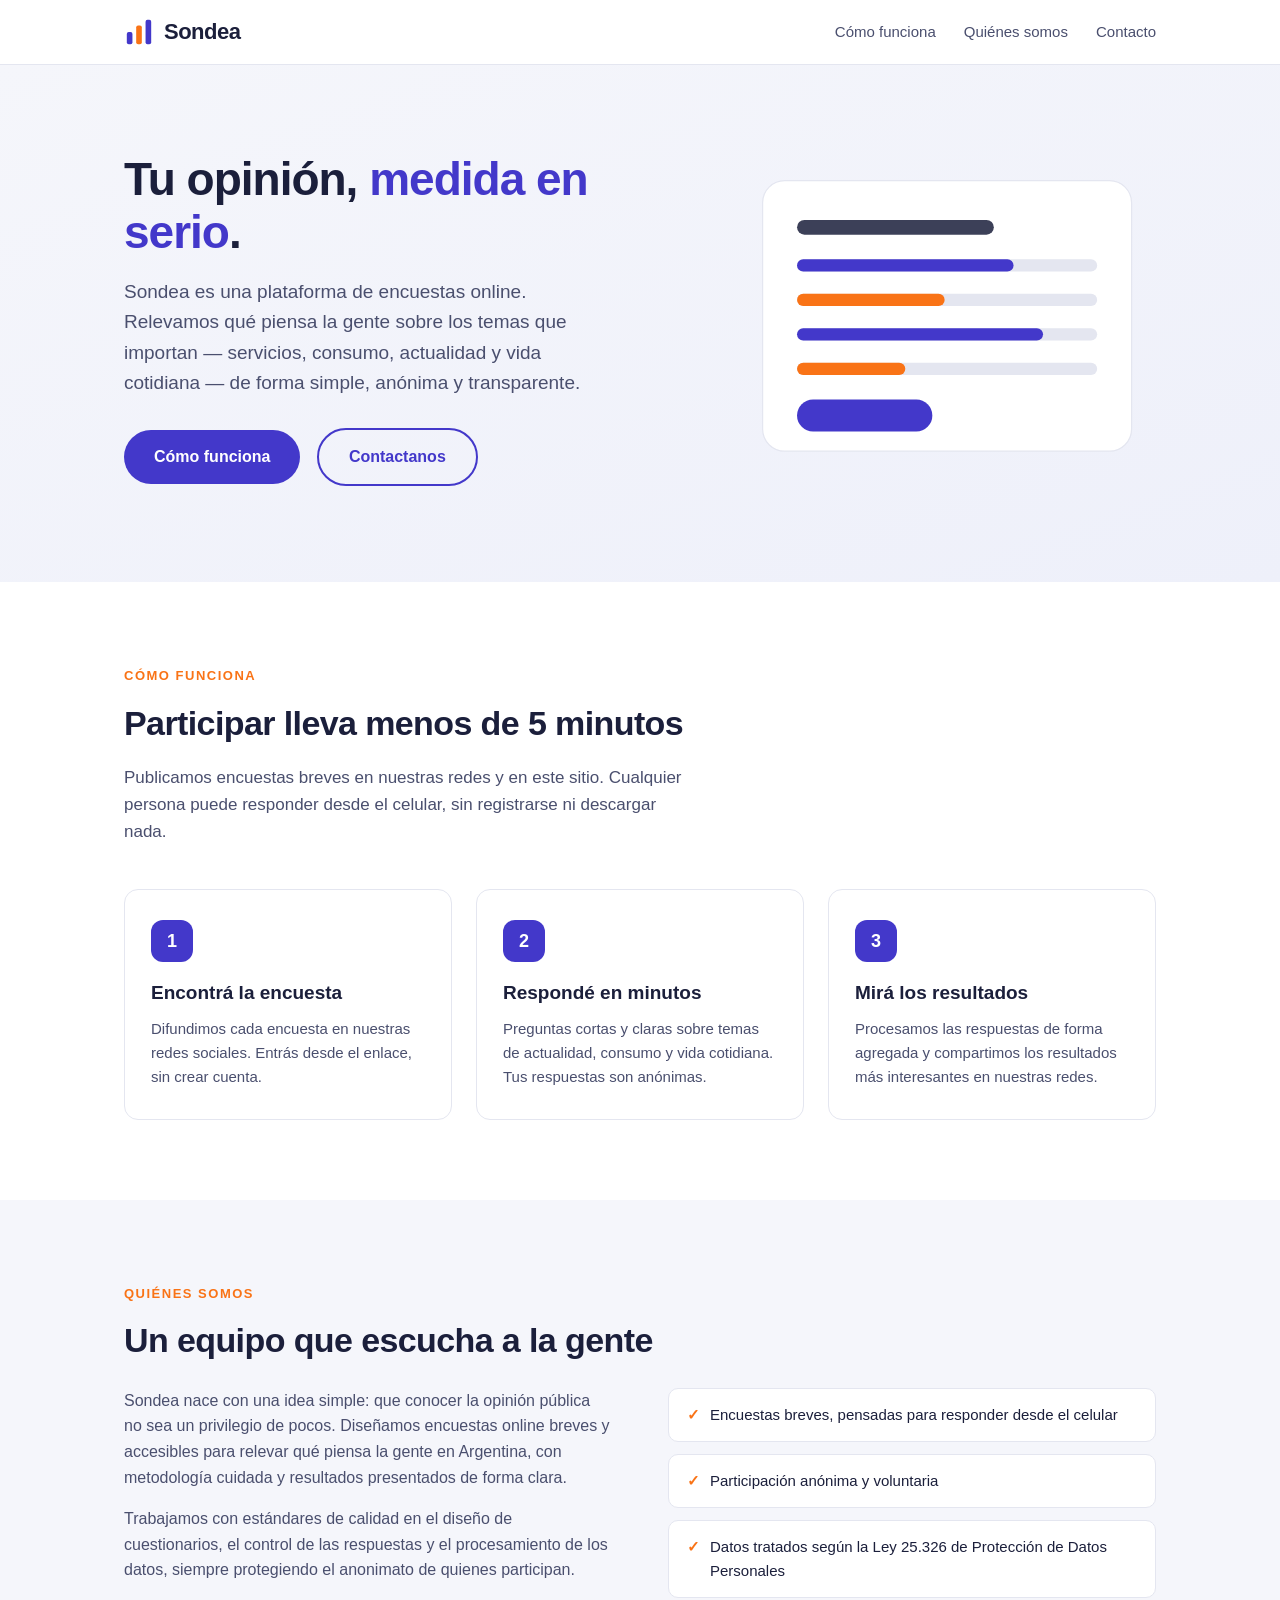
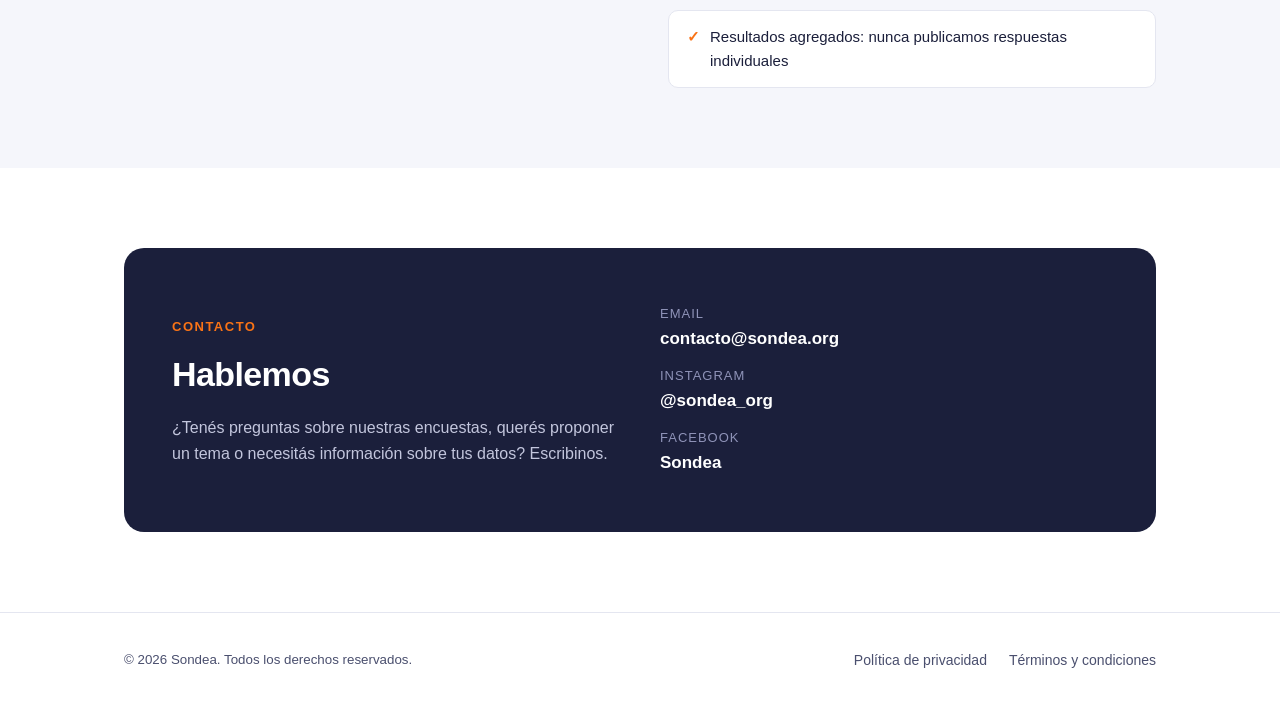
<file: index.html>
<!DOCTYPE html>
<html lang="es-AR">
<head>
  <meta charset="UTF-8">
  <meta name="viewport" content="width=device-width, initial-scale=1.0">
  <title>Sondea — Encuestas online en Argentina</title>
  <meta name="description" content="Sondea es una plataforma de encuestas online. Participá con tu opinión sobre los temas que importan y ayudanos a entender qué piensa la gente en Argentina.">
  <link rel="stylesheet" href="styles.css">
  <link rel="icon" type="image/svg+xml" href="favicon.svg">
</head>
<body>

<header>
  <div class="wrap nav">
    <a class="logo" href="#inicio" aria-label="Sondea">
      <svg width="30" height="30" viewBox="0 0 32 32" aria-hidden="true">
        <rect x="3" y="16" width="6" height="13" rx="2" fill="#4338ca"/>
        <rect x="13" y="9" width="6" height="20" rx="2" fill="#f97316"/>
        <rect x="23" y="3" width="6" height="26" rx="2" fill="#4338ca"/>
      </svg>
      <strong>Sondea</strong>
    </a>
    <nav class="nav-links">
      <a href="#como-funciona">Cómo funciona</a>
      <a href="#nosotros">Quiénes somos</a>
      <a href="#contacto">Contacto</a>
    </nav>
  </div>
</header>

<main id="inicio">

  <div class="hero">
    <div class="wrap hero-grid">
      <div>
        <h1>Tu opinión, <em>medida en serio</em>.</h1>
        <p>Sondea es una plataforma de encuestas online. Relevamos qué piensa la gente sobre los temas que importan — servicios, consumo, actualidad y vida cotidiana — de forma simple, anónima y transparente.</p>
        <a class="btn" href="#como-funciona">Cómo funciona</a>
        <a class="btn ghost" href="#contacto">Contactanos</a>
      </div>
      <div class="hero-art" aria-hidden="true">
        <svg viewBox="0 0 340 260" width="100%">
          <rect x="20" y="20" width="300" height="220" rx="18" fill="#ffffff" stroke="#e4e6f0"/>
          <rect x="48" y="52" width="160" height="12" rx="6" fill="#1b1f3b" opacity=".85"/>
          <rect x="48" y="84" width="244" height="10" rx="5" fill="#e4e6f0"/>
          <rect x="48" y="84" width="176" height="10" rx="5" fill="#4338ca"/>
          <rect x="48" y="112" width="244" height="10" rx="5" fill="#e4e6f0"/>
          <rect x="48" y="112" width="120" height="10" rx="5" fill="#f97316"/>
          <rect x="48" y="140" width="244" height="10" rx="5" fill="#e4e6f0"/>
          <rect x="48" y="140" width="200" height="10" rx="5" fill="#4338ca"/>
          <rect x="48" y="168" width="244" height="10" rx="5" fill="#e4e6f0"/>
          <rect x="48" y="168" width="88" height="10" rx="5" fill="#f97316"/>
          <rect x="48" y="198" width="110" height="26" rx="13" fill="#4338ca"/>
        </svg>
      </div>
    </div>
  </div>

  <section id="como-funciona">
    <div class="wrap">
      <span class="kicker">Cómo funciona</span>
      <h2>Participar lleva menos de 5 minutos</h2>
      <p class="lead">Publicamos encuestas breves en nuestras redes y en este sitio. Cualquier persona puede responder desde el celular, sin registrarse ni descargar nada.</p>
      <div class="cards">
        <div class="card">
          <span class="num">1</span>
          <h3>Encontrá la encuesta</h3>
          <p>Difundimos cada encuesta en nuestras redes sociales. Entrás desde el enlace, sin crear cuenta.</p>
        </div>
        <div class="card">
          <span class="num">2</span>
          <h3>Respondé en minutos</h3>
          <p>Preguntas cortas y claras sobre temas de actualidad, consumo y vida cotidiana. Tus respuestas son anónimas.</p>
        </div>
        <div class="card">
          <span class="num">3</span>
          <h3>Mirá los resultados</h3>
          <p>Procesamos las respuestas de forma agregada y compartimos los resultados más interesantes en nuestras redes.</p>
        </div>
      </div>
    </div>
  </section>

  <section class="alt" id="nosotros">
    <div class="wrap">
      <span class="kicker">Quiénes somos</span>
      <h2>Un equipo que escucha a la gente</h2>
      <div class="about-grid">
        <div>
          <p>Sondea nace con una idea simple: que conocer la opinión pública no sea un privilegio de pocos. Diseñamos encuestas online breves y accesibles para relevar qué piensa la gente en Argentina, con metodología cuidada y resultados presentados de forma clara.</p>
          <p>Trabajamos con estándares de calidad en el diseño de cuestionarios, el control de las respuestas y el procesamiento de los datos, siempre protegiendo el anonimato de quienes participan.</p>
        </div>
        <ul class="pill-list">
          <li>Encuestas breves, pensadas para responder desde el celular</li>
          <li>Participación anónima y voluntaria</li>
          <li>Datos tratados según la Ley 25.326 de Protección de Datos Personales</li>
          <li>Resultados agregados: nunca publicamos respuestas individuales</li>
        </ul>
      </div>
    </div>
  </section>

  <section id="contacto">
    <div class="wrap">
      <div class="contact-box">
        <div>
          <span class="kicker">Contacto</span>
          <h2>Hablemos</h2>
          <p>¿Tenés preguntas sobre nuestras encuestas, querés proponer un tema o necesitás información sobre tus datos? Escribinos.</p>
        </div>
        <div class="contact-links">
          <div>
            <span>Email</span>
            <a href="mailto:contacto@sondea.org">contacto@sondea.org</a>
          </div>
          <div>
            <span>Instagram</span>
            <a href="https://www.instagram.com/sondea_org" rel="noopener">@sondea_org</a>
          </div>
          <div>
            <span>Facebook</span>
            <a href="https://www.facebook.com/profile.php?id=61592704871824" rel="noopener">Sondea</a>
          </div>
        </div>
      </div>
    </div>
  </section>

</main>

<footer>
  <div class="wrap foot">
    <small>© 2026 Sondea. Todos los derechos reservados.</small>
    <nav>
      <a href="privacidad.html">Política de privacidad</a>
      <a href="terminos.html">Términos y condiciones</a>
    </nav>
  </div>
</footer>

</body>
</html>
</file>
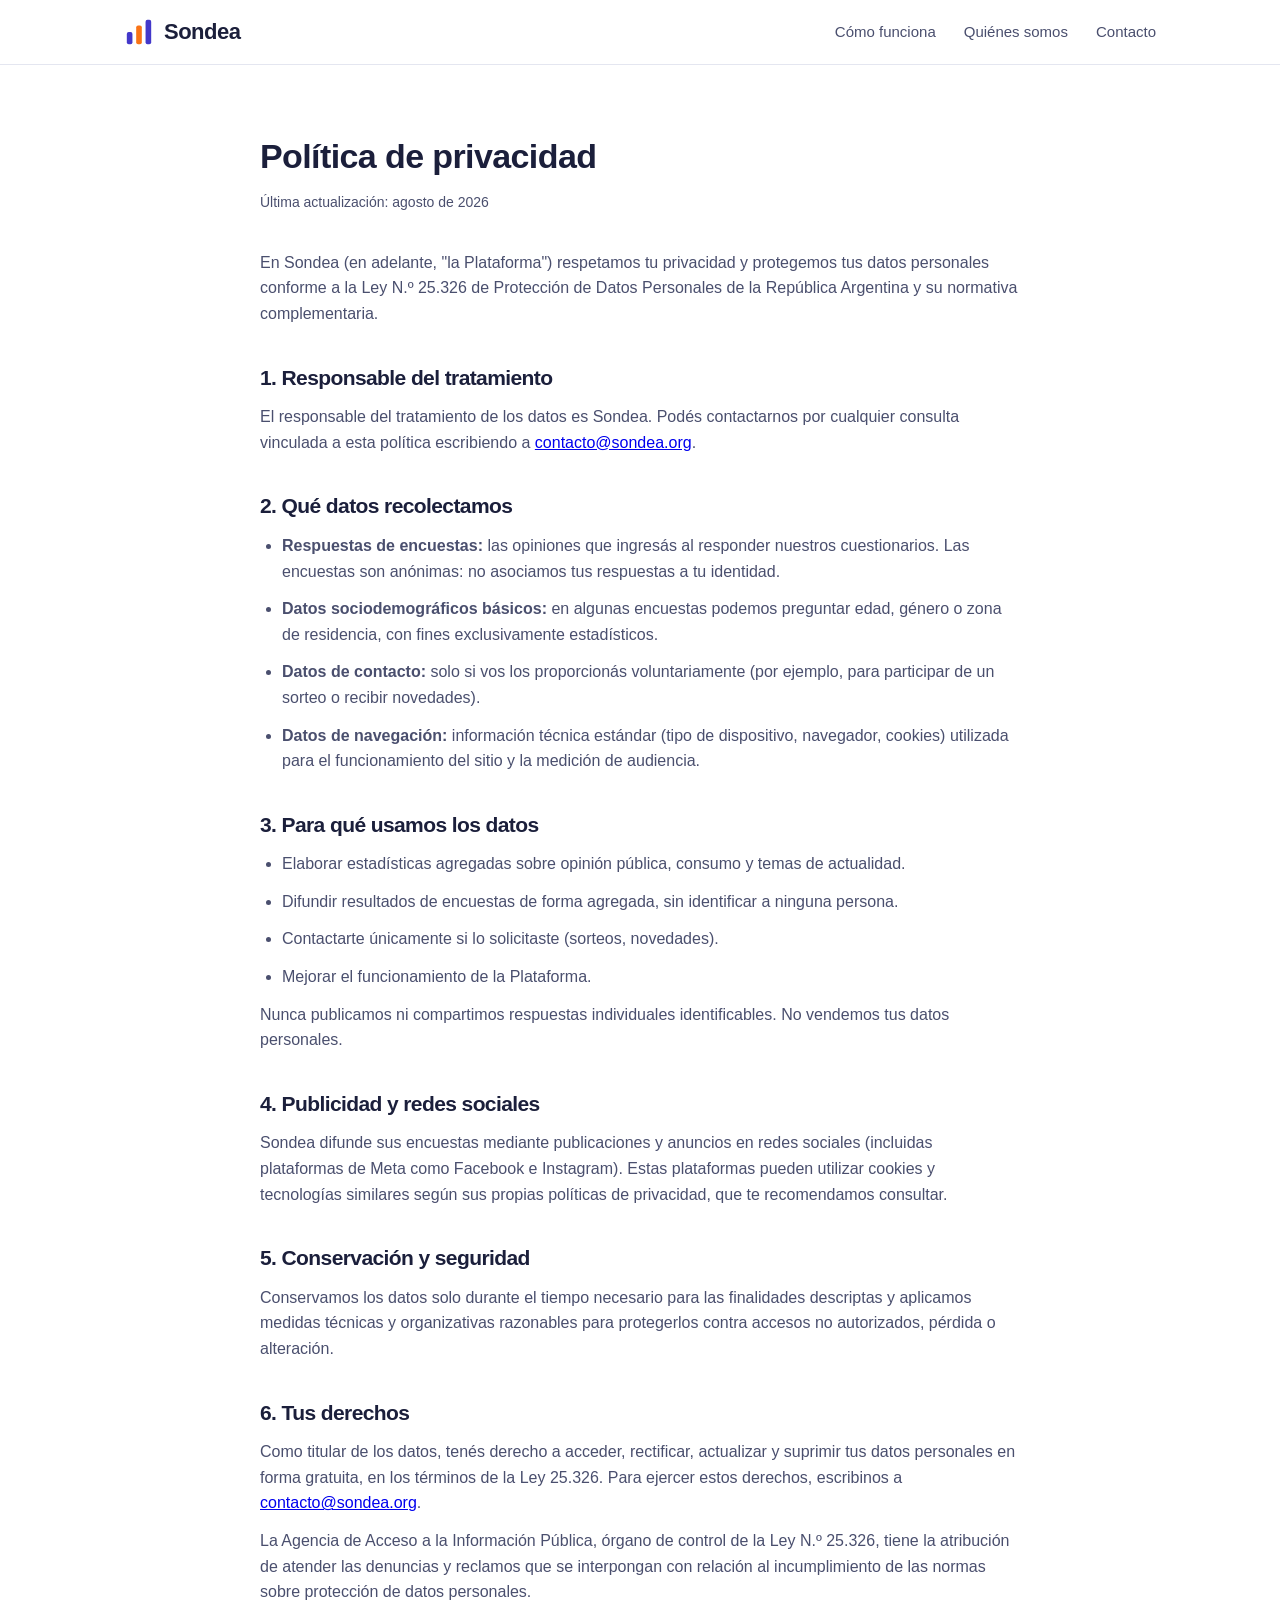
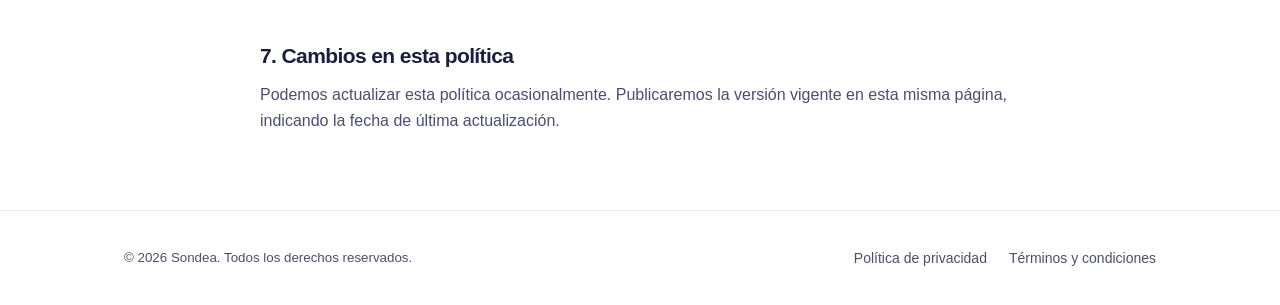
<file: privacidad.html>
<!DOCTYPE html>
<html lang="es-AR">
<head>
  <meta charset="UTF-8">
  <meta name="viewport" content="width=device-width, initial-scale=1.0">
  <title>Política de privacidad — Sondea</title>
  <meta name="description" content="Política de privacidad de Sondea: qué datos recolectamos, para qué los usamos y cuáles son tus derechos según la Ley 25.326.">
  <link rel="stylesheet" href="styles.css">
  <link rel="icon" type="image/svg+xml" href="favicon.svg">
</head>
<body>

<header>
  <div class="wrap nav">
    <a class="logo" href="index.html" aria-label="Sondea">
      <svg width="30" height="30" viewBox="0 0 32 32" aria-hidden="true">
        <rect x="3" y="16" width="6" height="13" rx="2" fill="#4338ca"/>
        <rect x="13" y="9" width="6" height="20" rx="2" fill="#f97316"/>
        <rect x="23" y="3" width="6" height="26" rx="2" fill="#4338ca"/>
      </svg>
      <strong>Sondea</strong>
    </a>
    <nav class="nav-links">
      <a href="index.html#como-funciona">Cómo funciona</a>
      <a href="index.html#nosotros">Quiénes somos</a>
      <a href="index.html#contacto">Contacto</a>
    </nav>
  </div>
</header>

<main class="wrap legal">
  <h1>Política de privacidad</h1>
  <p class="updated">Última actualización: agosto de 2026</p>

  <p>En Sondea (en adelante, "la Plataforma") respetamos tu privacidad y protegemos tus datos personales conforme a la Ley N.º 25.326 de Protección de Datos Personales de la República Argentina y su normativa complementaria.</p>

  <h2>1. Responsable del tratamiento</h2>
  <p>El responsable del tratamiento de los datos es Sondea. Podés contactarnos por cualquier consulta vinculada a esta política escribiendo a <a href="mailto:contacto@sondea.org">contacto@sondea.org</a>.</p>

  <h2>2. Qué datos recolectamos</h2>
  <ul>
    <li><strong>Respuestas de encuestas:</strong> las opiniones que ingresás al responder nuestros cuestionarios. Las encuestas son anónimas: no asociamos tus respuestas a tu identidad.</li>
    <li><strong>Datos sociodemográficos básicos:</strong> en algunas encuestas podemos preguntar edad, género o zona de residencia, con fines exclusivamente estadísticos.</li>
    <li><strong>Datos de contacto:</strong> solo si vos los proporcionás voluntariamente (por ejemplo, para participar de un sorteo o recibir novedades).</li>
    <li><strong>Datos de navegación:</strong> información técnica estándar (tipo de dispositivo, navegador, cookies) utilizada para el funcionamiento del sitio y la medición de audiencia.</li>
  </ul>

  <h2>3. Para qué usamos los datos</h2>
  <ul>
    <li>Elaborar estadísticas agregadas sobre opinión pública, consumo y temas de actualidad.</li>
    <li>Difundir resultados de encuestas de forma agregada, sin identificar a ninguna persona.</li>
    <li>Contactarte únicamente si lo solicitaste (sorteos, novedades).</li>
    <li>Mejorar el funcionamiento de la Plataforma.</li>
  </ul>
  <p>Nunca publicamos ni compartimos respuestas individuales identificables. No vendemos tus datos personales.</p>

  <h2>4. Publicidad y redes sociales</h2>
  <p>Sondea difunde sus encuestas mediante publicaciones y anuncios en redes sociales (incluidas plataformas de Meta como Facebook e Instagram). Estas plataformas pueden utilizar cookies y tecnologías similares según sus propias políticas de privacidad, que te recomendamos consultar.</p>

  <h2>5. Conservación y seguridad</h2>
  <p>Conservamos los datos solo durante el tiempo necesario para las finalidades descriptas y aplicamos medidas técnicas y organizativas razonables para protegerlos contra accesos no autorizados, pérdida o alteración.</p>

  <h2>6. Tus derechos</h2>
  <p>Como titular de los datos, tenés derecho a acceder, rectificar, actualizar y suprimir tus datos personales en forma gratuita, en los términos de la Ley 25.326. Para ejercer estos derechos, escribinos a <a href="mailto:contacto@sondea.org">contacto@sondea.org</a>.</p>
  <p>La Agencia de Acceso a la Información Pública, órgano de control de la Ley N.º 25.326, tiene la atribución de atender las denuncias y reclamos que se interpongan con relación al incumplimiento de las normas sobre protección de datos personales.</p>

  <h2>7. Cambios en esta política</h2>
  <p>Podemos actualizar esta política ocasionalmente. Publicaremos la versión vigente en esta misma página, indicando la fecha de última actualización.</p>
</main>

<footer>
  <div class="wrap foot">
    <small>© 2026 Sondea. Todos los derechos reservados.</small>
    <nav>
      <a href="privacidad.html">Política de privacidad</a>
      <a href="terminos.html">Términos y condiciones</a>
    </nav>
  </div>
</footer>

</body>
</html>
</file>
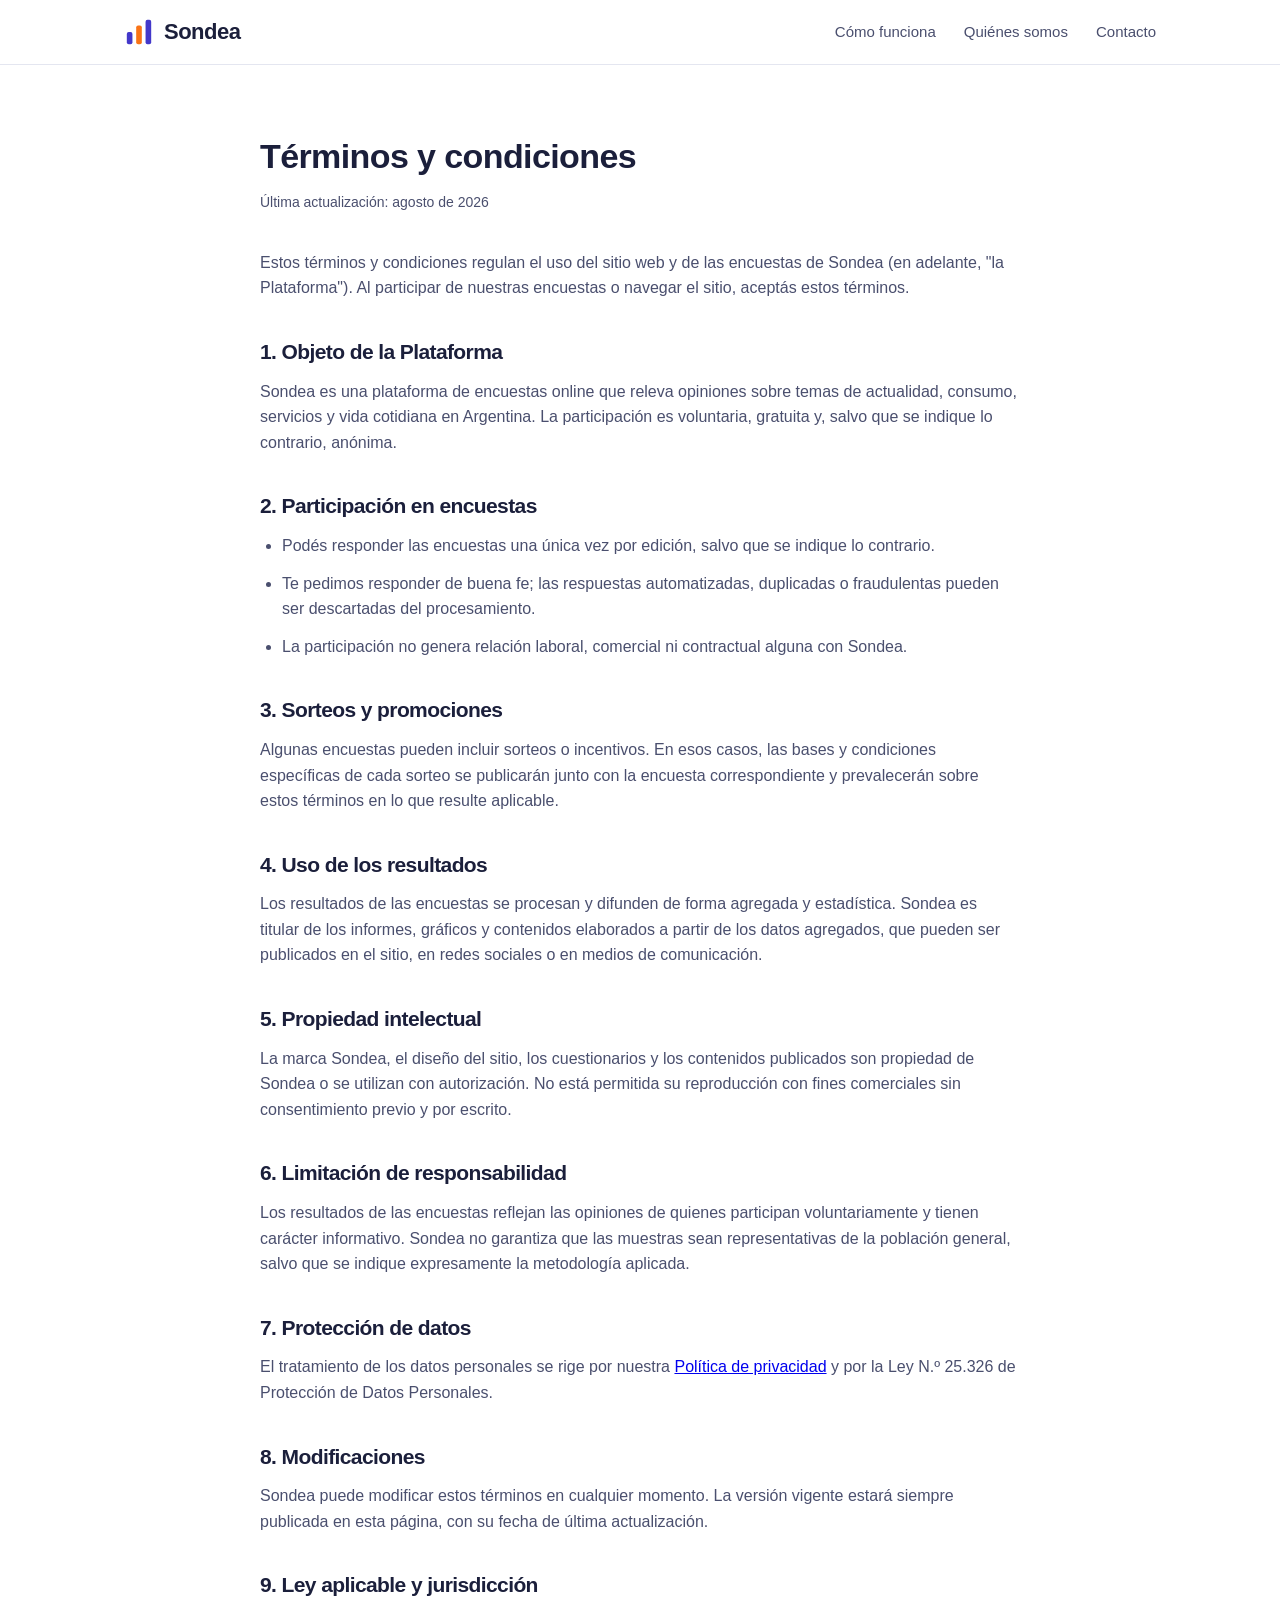
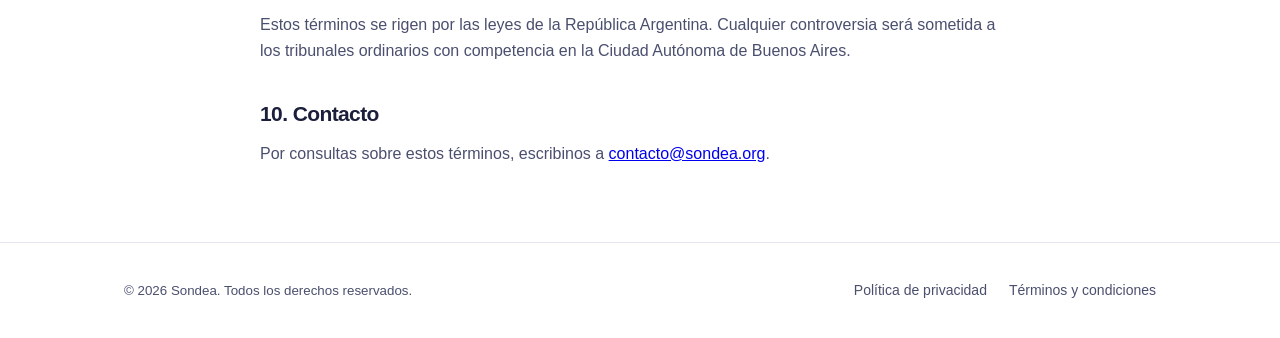
<file: terminos.html>
<!DOCTYPE html>
<html lang="es-AR">
<head>
  <meta charset="UTF-8">
  <meta name="viewport" content="width=device-width, initial-scale=1.0">
  <title>Términos y condiciones — Sondea</title>
  <meta name="description" content="Términos y condiciones de uso de la plataforma de encuestas online Sondea.">
  <link rel="stylesheet" href="styles.css">
  <link rel="icon" type="image/svg+xml" href="favicon.svg">
</head>
<body>

<header>
  <div class="wrap nav">
    <a class="logo" href="index.html" aria-label="Sondea">
      <svg width="30" height="30" viewBox="0 0 32 32" aria-hidden="true">
        <rect x="3" y="16" width="6" height="13" rx="2" fill="#4338ca"/>
        <rect x="13" y="9" width="6" height="20" rx="2" fill="#f97316"/>
        <rect x="23" y="3" width="6" height="26" rx="2" fill="#4338ca"/>
      </svg>
      <strong>Sondea</strong>
    </a>
    <nav class="nav-links">
      <a href="index.html#como-funciona">Cómo funciona</a>
      <a href="index.html#nosotros">Quiénes somos</a>
      <a href="index.html#contacto">Contacto</a>
    </nav>
  </div>
</header>

<main class="wrap legal">
  <h1>Términos y condiciones</h1>
  <p class="updated">Última actualización: agosto de 2026</p>

  <p>Estos términos y condiciones regulan el uso del sitio web y de las encuestas de Sondea (en adelante, "la Plataforma"). Al participar de nuestras encuestas o navegar el sitio, aceptás estos términos.</p>

  <h2>1. Objeto de la Plataforma</h2>
  <p>Sondea es una plataforma de encuestas online que releva opiniones sobre temas de actualidad, consumo, servicios y vida cotidiana en Argentina. La participación es voluntaria, gratuita y, salvo que se indique lo contrario, anónima.</p>

  <h2>2. Participación en encuestas</h2>
  <ul>
    <li>Podés responder las encuestas una única vez por edición, salvo que se indique lo contrario.</li>
    <li>Te pedimos responder de buena fe; las respuestas automatizadas, duplicadas o fraudulentas pueden ser descartadas del procesamiento.</li>
    <li>La participación no genera relación laboral, comercial ni contractual alguna con Sondea.</li>
  </ul>

  <h2>3. Sorteos y promociones</h2>
  <p>Algunas encuestas pueden incluir sorteos o incentivos. En esos casos, las bases y condiciones específicas de cada sorteo se publicarán junto con la encuesta correspondiente y prevalecerán sobre estos términos en lo que resulte aplicable.</p>

  <h2>4. Uso de los resultados</h2>
  <p>Los resultados de las encuestas se procesan y difunden de forma agregada y estadística. Sondea es titular de los informes, gráficos y contenidos elaborados a partir de los datos agregados, que pueden ser publicados en el sitio, en redes sociales o en medios de comunicación.</p>

  <h2>5. Propiedad intelectual</h2>
  <p>La marca Sondea, el diseño del sitio, los cuestionarios y los contenidos publicados son propiedad de Sondea o se utilizan con autorización. No está permitida su reproducción con fines comerciales sin consentimiento previo y por escrito.</p>

  <h2>6. Limitación de responsabilidad</h2>
  <p>Los resultados de las encuestas reflejan las opiniones de quienes participan voluntariamente y tienen carácter informativo. Sondea no garantiza que las muestras sean representativas de la población general, salvo que se indique expresamente la metodología aplicada.</p>

  <h2>7. Protección de datos</h2>
  <p>El tratamiento de los datos personales se rige por nuestra <a href="privacidad.html">Política de privacidad</a> y por la Ley N.º 25.326 de Protección de Datos Personales.</p>

  <h2>8. Modificaciones</h2>
  <p>Sondea puede modificar estos términos en cualquier momento. La versión vigente estará siempre publicada en esta página, con su fecha de última actualización.</p>

  <h2>9. Ley aplicable y jurisdicción</h2>
  <p>Estos términos se rigen por las leyes de la República Argentina. Cualquier controversia será sometida a los tribunales ordinarios con competencia en la Ciudad Autónoma de Buenos Aires.</p>

  <h2>10. Contacto</h2>
  <p>Por consultas sobre estos términos, escribinos a <a href="mailto:contacto@sondea.org">contacto@sondea.org</a>.</p>
</main>

<footer>
  <div class="wrap foot">
    <small>© 2026 Sondea. Todos los derechos reservados.</small>
    <nav>
      <a href="privacidad.html">Política de privacidad</a>
      <a href="terminos.html">Términos y condiciones</a>
    </nav>
  </div>
</footer>

</body>
</html>
</file>
<file: styles.css>
:root {
  --ink: #1b1f3b;
  --ink-soft: #4a4f6e;
  --brand: #4338ca;
  --brand-dark: #3730a3;
  --accent: #f97316;
  --bg: #ffffff;
  --bg-soft: #f5f6fb;
  --line: #e4e6f0;
  --radius: 14px;
  --max: 1080px;
}

* { margin: 0; padding: 0; box-sizing: border-box; }

html { scroll-behavior: smooth; }

body {
  font-family: -apple-system, BlinkMacSystemFont, "Segoe UI", Roboto, "Helvetica Neue", Arial, sans-serif;
  color: var(--ink);
  background: var(--bg);
  line-height: 1.6;
}

.wrap { max-width: var(--max); margin: 0 auto; padding: 0 24px; }

/* Header */
header {
  position: sticky; top: 0; z-index: 10;
  background: rgba(255,255,255,.92);
  backdrop-filter: blur(8px);
  border-bottom: 1px solid var(--line);
}
.nav {
  display: flex; align-items: center; justify-content: space-between;
  height: 64px;
}
.logo { display: flex; align-items: center; gap: 10px; text-decoration: none; }
.logo strong { font-size: 22px; color: var(--ink); letter-spacing: -.5px; }
.nav-links { display: flex; gap: 28px; }
.nav-links a { text-decoration: none; color: var(--ink-soft); font-size: 15px; font-weight: 500; }
.nav-links a:hover { color: var(--brand); }

/* Hero */
.hero { background: linear-gradient(160deg, var(--bg-soft) 0%, #eef0fa 100%); padding: 88px 0 96px; }
.hero-grid { display: grid; grid-template-columns: 1.15fr .85fr; gap: 48px; align-items: center; }
.hero h1 { font-size: 46px; line-height: 1.15; letter-spacing: -1px; margin-bottom: 18px; }
.hero h1 em { font-style: normal; color: var(--brand); }
.hero p { font-size: 19px; color: var(--ink-soft); margin-bottom: 30px; max-width: 46ch; }
.btn {
  display: inline-block; background: var(--brand); color: #fff;
  padding: 14px 30px; border-radius: 999px; text-decoration: none;
  font-weight: 600; font-size: 16px; transition: background .15s ease;
}
.btn:hover { background: var(--brand-dark); }
.btn.ghost { background: transparent; color: var(--brand); border: 2px solid var(--brand); margin-left: 12px; }
.btn.ghost:hover { background: var(--brand); color: #fff; }

/* Sections */
section { padding: 80px 0; }
section.alt { background: var(--bg-soft); }
.kicker { color: var(--accent); font-weight: 700; text-transform: uppercase; font-size: 13px; letter-spacing: 1.5px; }
h2 { font-size: 34px; letter-spacing: -.6px; margin: 8px 0 14px; }
.lead { color: var(--ink-soft); font-size: 17px; max-width: 60ch; }

.cards { display: grid; grid-template-columns: repeat(3, 1fr); gap: 24px; margin-top: 44px; }
.card {
  background: #fff; border: 1px solid var(--line); border-radius: var(--radius);
  padding: 30px 26px;
}
.card .num {
  display: inline-flex; align-items: center; justify-content: center;
  width: 42px; height: 42px; border-radius: 12px;
  background: var(--brand); color: #fff; font-weight: 700; font-size: 18px;
  margin-bottom: 16px;
}
.card h3 { font-size: 19px; margin-bottom: 8px; }
.card p { color: var(--ink-soft); font-size: 15px; }

/* About */
.about-grid { display: grid; grid-template-columns: 1fr 1fr; gap: 56px; align-items: start; margin-top: 20px; }
.about-grid p { color: var(--ink-soft); margin-bottom: 16px; }
.pill-list { list-style: none; display: grid; gap: 12px; }
.pill-list li {
  background: #fff; border: 1px solid var(--line); border-radius: 10px;
  padding: 14px 18px; font-size: 15px; display: flex; gap: 10px; align-items: baseline;
}
.pill-list li::before { content: "✓"; color: var(--accent); font-weight: 700; }

/* Contact */
.contact-box {
  background: var(--ink); color: #fff; border-radius: 20px;
  padding: 56px 48px; display: grid; grid-template-columns: 1fr 1fr; gap: 40px; align-items: center;
}
.contact-box h2 { color: #fff; }
.contact-box p { color: #c3c6dd; }
.contact-links { display: grid; gap: 14px; font-size: 17px; }
.contact-links a { color: #fff; text-decoration: none; font-weight: 600; }
.contact-links a:hover { text-decoration: underline; }
.contact-links span { color: #8f93b8; font-size: 13px; text-transform: uppercase; letter-spacing: 1px; display: block; }

/* Footer */
footer { border-top: 1px solid var(--line); padding: 36px 0; }
.foot { display: flex; justify-content: space-between; align-items: center; gap: 20px; flex-wrap: wrap; }
.foot small { color: var(--ink-soft); }
.foot nav { display: flex; gap: 22px; }
.foot a { color: var(--ink-soft); text-decoration: none; font-size: 14px; }
.foot a:hover { color: var(--brand); }

/* Legal pages */
.legal { padding: 64px 0; max-width: 760px; }
.legal h1 { font-size: 34px; margin-bottom: 8px; letter-spacing: -.6px; }
.legal .updated { color: var(--ink-soft); font-size: 14px; margin-bottom: 36px; }
.legal h2 { font-size: 21px; margin: 34px 0 10px; }
.legal p, .legal li { color: var(--ink-soft); font-size: 16px; margin-bottom: 12px; }
.legal ul { padding-left: 22px; }

@media (max-width: 820px) {
  .hero-grid, .about-grid, .contact-box { grid-template-columns: 1fr; }
  .cards { grid-template-columns: 1fr; }
  .hero h1 { font-size: 34px; }
  h2 { font-size: 27px; }
  .nav-links { display: none; }
  .btn.ghost { margin-left: 0; margin-top: 12px; }
  .hero-art { display: none; }
  .contact-box { padding: 40px 28px; }
}
</file>
